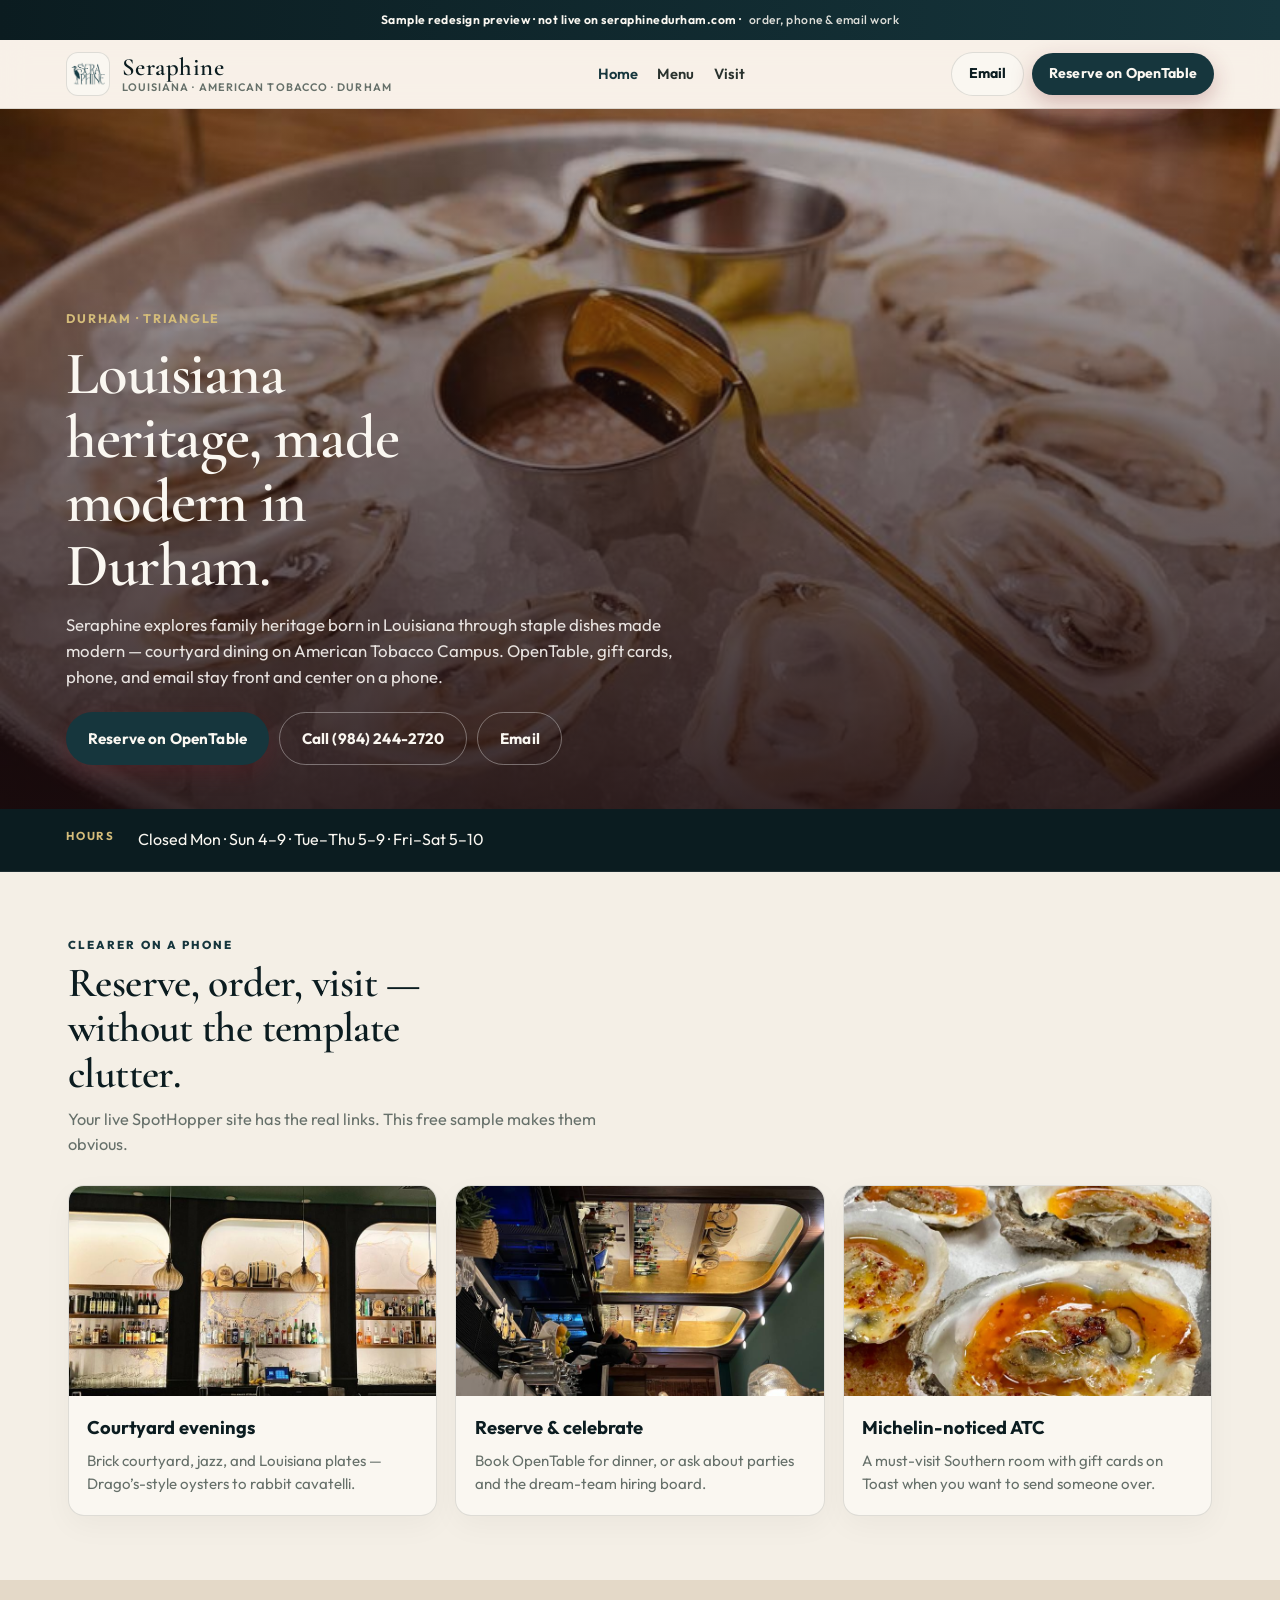
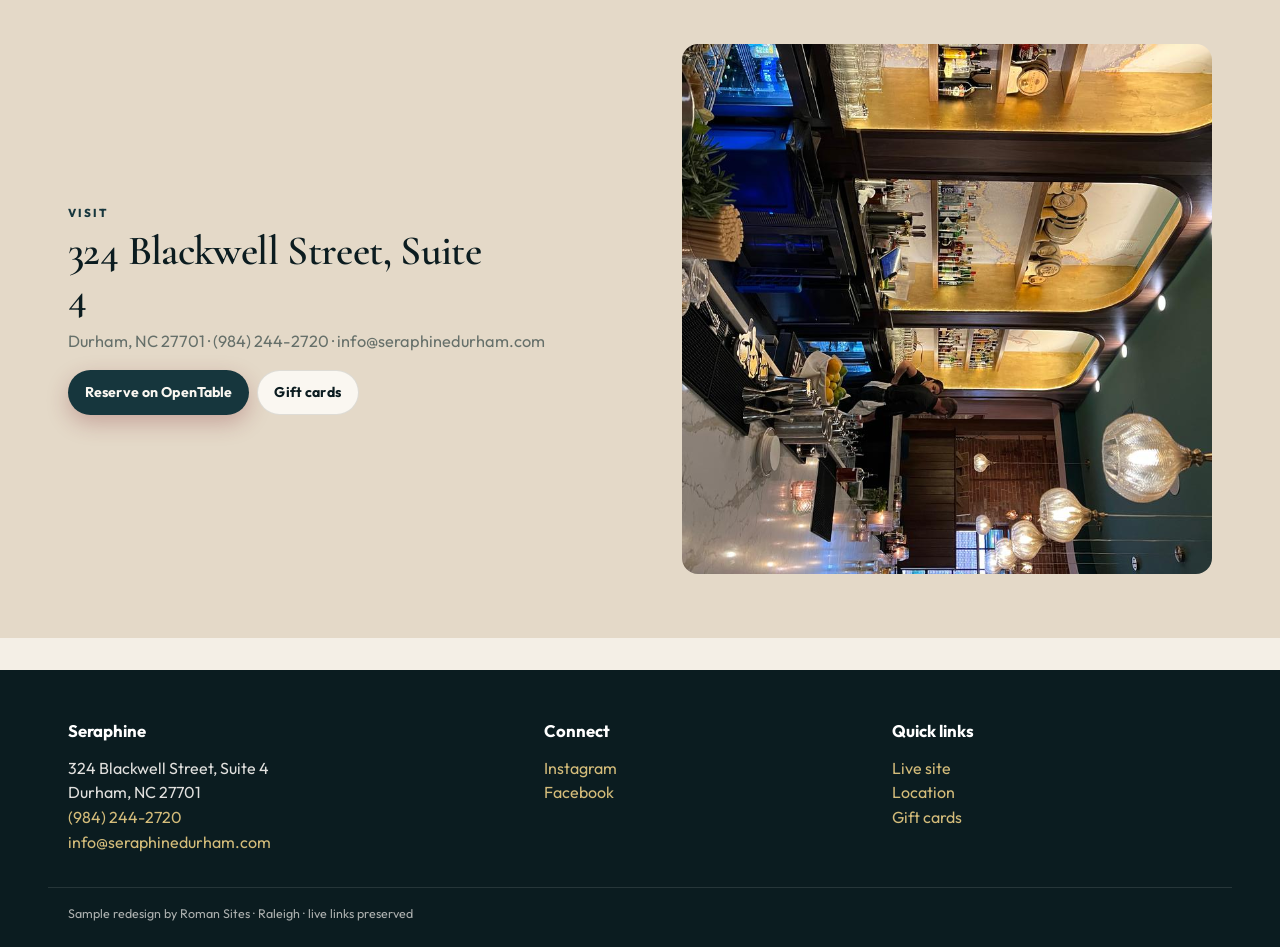
<file: index.html>
<!DOCTYPE html>
<html lang="en">
<head>
  <meta charset="utf-8" />
  <meta name="viewport" content="width=device-width, initial-scale=1" />
  <title>Seraphine · Louisiana · American Tobacco · Durham</title>
  <meta name="description" content="Seraphine — Louisiana · American Tobacco · Durham. Sample redesign preview by Roman Sites." />
  <link rel="icon" href="assets/logo.png" type="image/png" />
  <link rel="preconnect" href="https://fonts.googleapis.com" />
  <link rel="preconnect" href="https://fonts.gstatic.com" crossorigin />
  <link href="https://fonts.googleapis.com/css2?family=Cormorant+Garamond:wght@500;600;700&family=Outfit:wght@400;500;600;700&display=swap" rel="stylesheet" />
  <link rel="stylesheet" href="assets/styles.css" />
  <style>:root { --wine:#16363d;--wine-deep:#0b1c20;--wine-soft:#2a5a64;--burgundy:#8b3a2a;--cream:#f4efe6;--paper:#faf7f1;--sand:#e4d9c8;--ink:#121816;--ink-soft:#2a322e;--muted:#66706a;--gold:#c4a35a;--gold-soft:#d4bc7a;--white:#faf7f1;--border:rgba(18,24,22,.12);--font-display:"Cormorant Garamond",Georgia,serif;--font-body:"Outfit",system-ui,sans-serif; } .brand-name { letter-spacing: .02em; }</style>
</head>
<body>
  <div class="preview-banner" role="status">Sample redesign preview · not live on seraphinedurham.com · <span>order, phone &amp; email work</span></div>
  <header class="site-header">
    <div class="nav-inner">
      <a class="brand" href="index.html">
        <img class="brand-mark" src="assets/logo.png" alt="Seraphine" width="44" height="44" />
        <span class="brand-text"><span class="brand-name">Seraphine</span><span class="brand-tag">Louisiana · American Tobacco · Durham</span></span>
      </a>
      <nav class="nav-links" aria-label="Primary"><a href="index.html" aria-current="page">Home</a><a href="menu.html">Menu</a><a href="visit.html">Visit</a></nav>
      <div class="nav-ctas">
        <a class="btn btn-secondary" href="mailto:info@seraphinedurham.com">Email</a>
        <a class="btn btn-primary" href="https://www.opentable.com/r/seraphine-durham" target="_blank" rel="noopener">Reserve on OpenTable</a>
        <button class="nav-toggle" type="button" data-nav-toggle aria-expanded="false" aria-controls="mobile-nav" aria-label="Open menu"><span></span></button>
      </div>
    </div>
    <div class="mobile-panel" id="mobile-nav" data-mobile-panel>
      <a href="index.html">Home</a><a href="menu.html">Menu</a><a href="visit.html">Visit</a>
      <a href="https://www.opentable.com/r/seraphine-durham" target="_blank" rel="noopener">Reserve on OpenTable</a>
      <a href="tel:+19842442720">Call (984) 244-2720</a>
      <a href="mailto:info@seraphinedurham.com">info@seraphinedurham.com</a>
      <div class="mobile-ctas"><a class="btn btn-primary" href="https://www.opentable.com/r/seraphine-durham" target="_blank" rel="noopener">Reserve on OpenTable</a></div>
    </div>
  </header>
<main>
  <section class="hero">
    <div class="hero-media" aria-hidden="true"><img src="assets/photo-01.jpg" alt="" width="1600" height="1000" fetchpriority="high" /></div>
    <div class="hero-shade" aria-hidden="true"></div>
    <div class="hero-content">
      <p class="eyebrow">Durham · Triangle</p>
      <h1>Louisiana heritage, made modern in Durham.</h1>
      <p class="hero-lead">Seraphine explores family heritage born in Louisiana through staple dishes made modern — courtyard dining on American Tobacco Campus. OpenTable, gift cards, phone, and email stay front and center on a phone.</p>
      <div class="hero-actions">
        <a class="btn btn-primary btn-lg" href="https://www.opentable.com/r/seraphine-durham" target="_blank" rel="noopener">Reserve on OpenTable</a>
        <a class="btn btn-ghost btn-lg btn-on-dark" href="tel:+19842442720">Call (984) 244-2720</a>
        <a class="btn btn-ghost btn-lg btn-on-dark" href="mailto:info@seraphinedurham.com">Email</a>
      </div>
    </div>
  </section>
  <aside class="hours-strip" aria-label="Hours"><div class="hours-strip-inner"><div class="hours-label">Hours</div><div>Closed Mon · Sun 4–9 · Tue–Thu 5–9 · Fri–Sat 5–10</div></div></aside>
  <section class="section"><div class="section-inner">
    <div class="section-head"><div><p class="kicker">Clearer on a phone</p><h2>Reserve, order, visit — without the template clutter.</h2><p class="lede">Your live SpotHopper site has the real links. This free sample makes them obvious.</p></div></div>
    <div class="grid-3"><article class="card"><div class="card-media"><img src="assets/photo-02.jpg" alt="" /></div><div class="card-body"><h3>Courtyard evenings</h3><p>Brick courtyard, jazz, and Louisiana plates — Drago’s-style oysters to rabbit cavatelli.</p></div></article><article class="card"><div class="card-media"><img src="assets/photo-03.jpg" alt="" /></div><div class="card-body"><h3>Reserve & celebrate</h3><p>Book OpenTable for dinner, or ask about parties and the dream-team hiring board.</p></div></article><article class="card"><div class="card-media"><img src="assets/photo-07.jpg" alt="" /></div><div class="card-body"><h3>Michelin-noticed ATC</h3><p>A must-visit Southern room with gift cards on Toast when you want to send someone over.</p></div></article></div>
  </div></section>
  <section class="section section-alt"><div class="section-inner split">
    <div>
      <p class="kicker">Visit</p>
      <h2>324 Blackwell Street, Suite 4</h2>
      <p class="lede">Durham, NC 27701 · (984) 244-2720 · <a href="mailto:info@seraphinedurham.com">info@seraphinedurham.com</a></p>
      <div class="pill-row">
        <a class="btn btn-primary" href="https://www.opentable.com/r/seraphine-durham" target="_blank" rel="noopener">Reserve on OpenTable</a>
        <a class="btn btn-secondary" href="https://www.toasttab.com/seraphine-new-324-blackwell-street-suite-402/giftcards" target="_blank" rel="noopener">Gift cards</a>
      </div>
    </div>
    <div class="split-media"><img src="assets/photo-03.jpg" alt="Seraphine" /></div>
  </div></section>
</main>
<footer class="site-footer">
  <div class="section-inner footer-grid">
    <div><h3>Seraphine</h3><p>324 Blackwell Street, Suite 4<br>Durham, NC 27701</p><p><a href="tel:+19842442720">(984) 244-2720</a><br><a href="mailto:info@seraphinedurham.com">info@seraphinedurham.com</a></p></div>
    <div><h3>Connect</h3><p><a href="https://www.instagram.com/seraphinedurham" target="_blank" rel="noopener">Instagram</a><br><a href="https://www.facebook.com/104550975416187" target="_blank" rel="noopener">Facebook</a></p></div>
    <div><h3>Quick links</h3><p><a href="https://www.seraphinedurham.com/" target="_blank" rel="noopener">Live site</a><br><a href="visit.html">Location</a><br><a href="https://www.toasttab.com/seraphine-new-324-blackwell-street-suite-402/giftcards" target="_blank" rel="noopener">Gift cards</a></p></div>
  </div>
  <div class="section-inner footer-note">Sample redesign by Roman Sites · Raleigh · live links preserved</div>
</footer>
<script src="assets/site.js"></script>
</body></html>
</file>
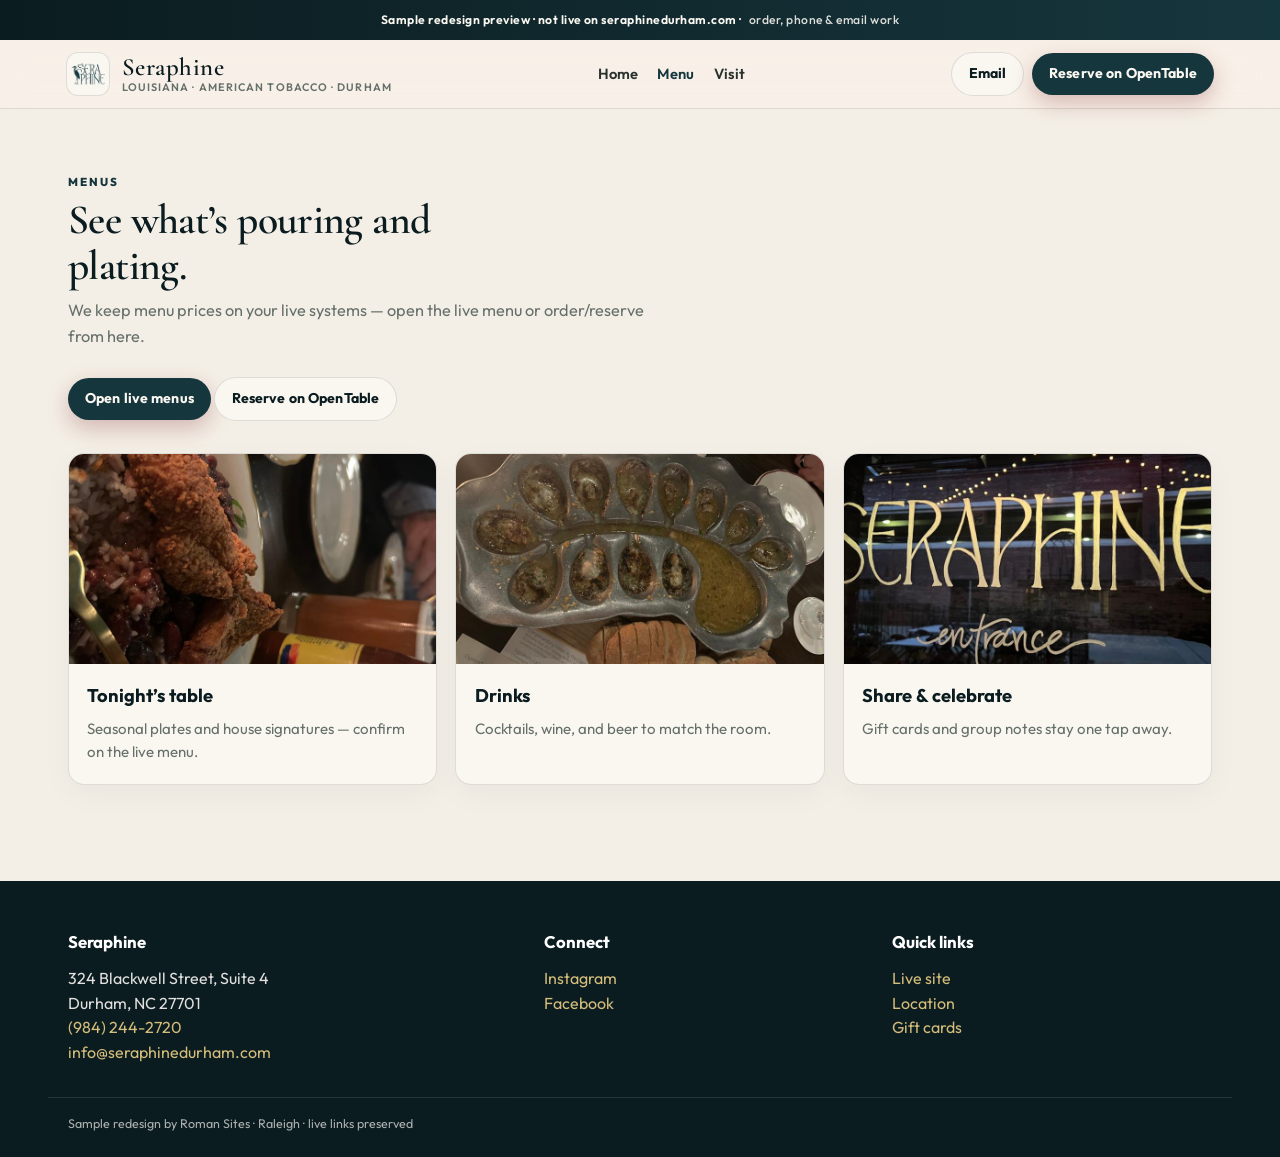
<file: menu.html>
<!DOCTYPE html>
<html lang="en">
<head>
  <meta charset="utf-8" />
  <meta name="viewport" content="width=device-width, initial-scale=1" />
  <title>Menus · Seraphine</title>
  <meta name="description" content="Seraphine — Louisiana · American Tobacco · Durham. Sample redesign preview by Roman Sites." />
  <link rel="icon" href="assets/logo.png" type="image/png" />
  <link rel="preconnect" href="https://fonts.googleapis.com" />
  <link rel="preconnect" href="https://fonts.gstatic.com" crossorigin />
  <link href="https://fonts.googleapis.com/css2?family=Cormorant+Garamond:wght@500;600;700&family=Outfit:wght@400;500;600;700&display=swap" rel="stylesheet" />
  <link rel="stylesheet" href="assets/styles.css" />
  <style>:root { --wine:#16363d;--wine-deep:#0b1c20;--wine-soft:#2a5a64;--burgundy:#8b3a2a;--cream:#f4efe6;--paper:#faf7f1;--sand:#e4d9c8;--ink:#121816;--ink-soft:#2a322e;--muted:#66706a;--gold:#c4a35a;--gold-soft:#d4bc7a;--white:#faf7f1;--border:rgba(18,24,22,.12);--font-display:"Cormorant Garamond",Georgia,serif;--font-body:"Outfit",system-ui,sans-serif; } .brand-name { letter-spacing: .02em; }</style>
</head>
<body>
  <div class="preview-banner" role="status">Sample redesign preview · not live on seraphinedurham.com · <span>order, phone &amp; email work</span></div>
  <header class="site-header">
    <div class="nav-inner">
      <a class="brand" href="index.html">
        <img class="brand-mark" src="assets/logo.png" alt="Seraphine" width="44" height="44" />
        <span class="brand-text"><span class="brand-name">Seraphine</span><span class="brand-tag">Louisiana · American Tobacco · Durham</span></span>
      </a>
      <nav class="nav-links" aria-label="Primary"><a href="index.html">Home</a><a href="menu.html" aria-current="page">Menu</a><a href="visit.html">Visit</a></nav>
      <div class="nav-ctas">
        <a class="btn btn-secondary" href="mailto:info@seraphinedurham.com">Email</a>
        <a class="btn btn-primary" href="https://www.opentable.com/r/seraphine-durham" target="_blank" rel="noopener">Reserve on OpenTable</a>
        <button class="nav-toggle" type="button" data-nav-toggle aria-expanded="false" aria-controls="mobile-nav" aria-label="Open menu"><span></span></button>
      </div>
    </div>
    <div class="mobile-panel" id="mobile-nav" data-mobile-panel>
      <a href="index.html">Home</a><a href="menu.html">Menu</a><a href="visit.html">Visit</a>
      <a href="https://www.opentable.com/r/seraphine-durham" target="_blank" rel="noopener">Reserve on OpenTable</a>
      <a href="tel:+19842442720">Call (984) 244-2720</a>
      <a href="mailto:info@seraphinedurham.com">info@seraphinedurham.com</a>
      <div class="mobile-ctas"><a class="btn btn-primary" href="https://www.opentable.com/r/seraphine-durham" target="_blank" rel="noopener">Reserve on OpenTable</a></div>
    </div>
  </header>
<main class="section"><div class="section-inner">
  <div class="section-head"><div><p class="kicker">Menus</p><h2>See what’s pouring and plating.</h2><p class="lede">We keep menu prices on your live systems — open the live menu or order/reserve from here.</p></div></div>
  <p style="margin:1rem 0 2rem"><a class="btn btn-primary" href="https://www.seraphinedurham.com/" target="_blank" rel="noopener">Open live menus</a>
  <a class="btn btn-secondary" href="https://www.opentable.com/r/seraphine-durham" target="_blank" rel="noopener">Reserve on OpenTable</a></p>
  <div class="grid-3">
    <article class="card"><div class="card-media"><img src="assets/photo-04.jpg" alt="" /></div><div class="card-body"><h3>Tonight’s table</h3><p>Seasonal plates and house signatures — confirm on the live menu.</p></div></article>
    <article class="card"><div class="card-media"><img src="assets/photo-05.jpg" alt="" /></div><div class="card-body"><h3>Drinks</h3><p>Cocktails, wine, and beer to match the room.</p></div></article>
    <article class="card"><div class="card-media"><img src="assets/photo-06.jpg" alt="" /></div><div class="card-body"><h3>Share &amp; celebrate</h3><p>Gift cards and group notes stay one tap away.</p></div></article>
  </div>
</div></main>
<footer class="site-footer">
  <div class="section-inner footer-grid">
    <div><h3>Seraphine</h3><p>324 Blackwell Street, Suite 4<br>Durham, NC 27701</p><p><a href="tel:+19842442720">(984) 244-2720</a><br><a href="mailto:info@seraphinedurham.com">info@seraphinedurham.com</a></p></div>
    <div><h3>Connect</h3><p><a href="https://www.instagram.com/seraphinedurham" target="_blank" rel="noopener">Instagram</a><br><a href="https://www.facebook.com/104550975416187" target="_blank" rel="noopener">Facebook</a></p></div>
    <div><h3>Quick links</h3><p><a href="https://www.seraphinedurham.com/" target="_blank" rel="noopener">Live site</a><br><a href="visit.html">Location</a><br><a href="https://www.toasttab.com/seraphine-new-324-blackwell-street-suite-402/giftcards" target="_blank" rel="noopener">Gift cards</a></p></div>
  </div>
  <div class="section-inner footer-note">Sample redesign by Roman Sites · Raleigh · live links preserved</div>
</footer>
<script src="assets/site.js"></script>
</body></html>
</file>
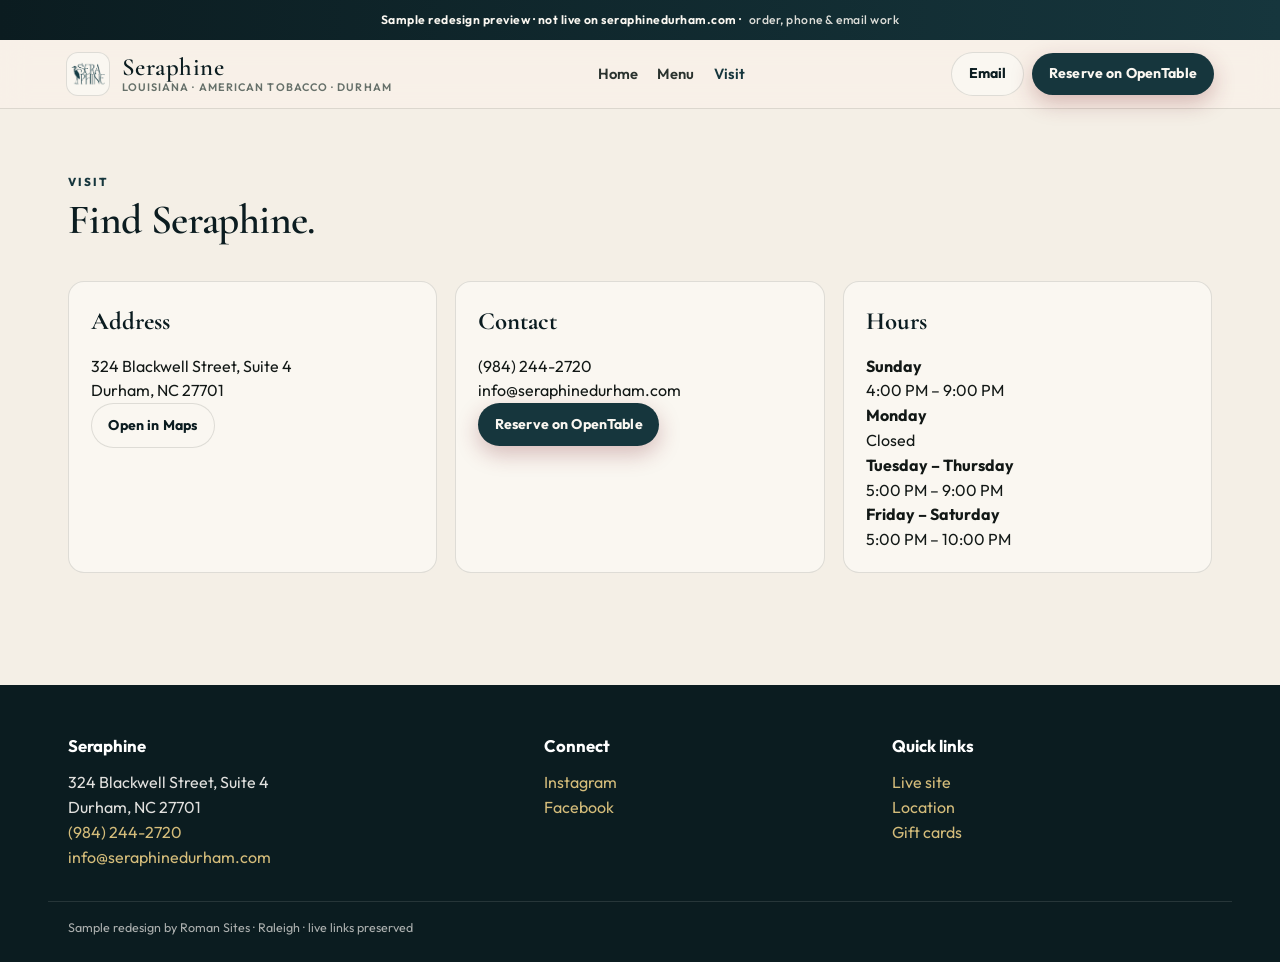
<file: visit.html>
<!DOCTYPE html>
<html lang="en">
<head>
  <meta charset="utf-8" />
  <meta name="viewport" content="width=device-width, initial-scale=1" />
  <title>Visit · Seraphine</title>
  <meta name="description" content="Seraphine — Louisiana · American Tobacco · Durham. Sample redesign preview by Roman Sites." />
  <link rel="icon" href="assets/logo.png" type="image/png" />
  <link rel="preconnect" href="https://fonts.googleapis.com" />
  <link rel="preconnect" href="https://fonts.gstatic.com" crossorigin />
  <link href="https://fonts.googleapis.com/css2?family=Cormorant+Garamond:wght@500;600;700&family=Outfit:wght@400;500;600;700&display=swap" rel="stylesheet" />
  <link rel="stylesheet" href="assets/styles.css" />
  <style>:root { --wine:#16363d;--wine-deep:#0b1c20;--wine-soft:#2a5a64;--burgundy:#8b3a2a;--cream:#f4efe6;--paper:#faf7f1;--sand:#e4d9c8;--ink:#121816;--ink-soft:#2a322e;--muted:#66706a;--gold:#c4a35a;--gold-soft:#d4bc7a;--white:#faf7f1;--border:rgba(18,24,22,.12);--font-display:"Cormorant Garamond",Georgia,serif;--font-body:"Outfit",system-ui,sans-serif; } .brand-name { letter-spacing: .02em; }</style>
</head>
<body>
  <div class="preview-banner" role="status">Sample redesign preview · not live on seraphinedurham.com · <span>order, phone &amp; email work</span></div>
  <header class="site-header">
    <div class="nav-inner">
      <a class="brand" href="index.html">
        <img class="brand-mark" src="assets/logo.png" alt="Seraphine" width="44" height="44" />
        <span class="brand-text"><span class="brand-name">Seraphine</span><span class="brand-tag">Louisiana · American Tobacco · Durham</span></span>
      </a>
      <nav class="nav-links" aria-label="Primary"><a href="index.html">Home</a><a href="menu.html">Menu</a><a href="visit.html" aria-current="page">Visit</a></nav>
      <div class="nav-ctas">
        <a class="btn btn-secondary" href="mailto:info@seraphinedurham.com">Email</a>
        <a class="btn btn-primary" href="https://www.opentable.com/r/seraphine-durham" target="_blank" rel="noopener">Reserve on OpenTable</a>
        <button class="nav-toggle" type="button" data-nav-toggle aria-expanded="false" aria-controls="mobile-nav" aria-label="Open menu"><span></span></button>
      </div>
    </div>
    <div class="mobile-panel" id="mobile-nav" data-mobile-panel>
      <a href="index.html">Home</a><a href="menu.html">Menu</a><a href="visit.html">Visit</a>
      <a href="https://www.opentable.com/r/seraphine-durham" target="_blank" rel="noopener">Reserve on OpenTable</a>
      <a href="tel:+19842442720">Call (984) 244-2720</a>
      <a href="mailto:info@seraphinedurham.com">info@seraphinedurham.com</a>
      <div class="mobile-ctas"><a class="btn btn-primary" href="https://www.opentable.com/r/seraphine-durham" target="_blank" rel="noopener">Reserve on OpenTable</a></div>
    </div>
  </header>
<main class="section"><div class="section-inner">
  <div class="section-head"><div><p class="kicker">Visit</p><h2>Find Seraphine.</h2></div></div>
  <div class="grid-3">
    <div class="menu-block"><h3>Address</h3><p>324 Blackwell Street, Suite 4<br>Durham, NC 27701</p>
      <p><a class="btn btn-secondary" href="https://maps.google.com/?q=324+Blackwell+Street,+Suite+4+Durham,+NC+27701" target="_blank" rel="noopener">Open in Maps</a></p></div>
    <div class="menu-block"><h3>Contact</h3><p><a href="tel:+19842442720">(984) 244-2720</a><br><a href="mailto:info@seraphinedurham.com">info@seraphinedurham.com</a></p>
      <p><a class="btn btn-primary" href="https://www.opentable.com/r/seraphine-durham" target="_blank" rel="noopener">Reserve on OpenTable</a></p></div>
    <div class="menu-block"><h3>Hours</h3><p><strong>Sunday</strong><br>4:00 PM – 9:00 PM</p><p><strong>Monday</strong><br>Closed</p><p><strong>Tuesday – Thursday</strong><br>5:00 PM – 9:00 PM</p><p><strong>Friday – Saturday</strong><br>5:00 PM – 10:00 PM</p></div>
  </div>
</div></main>
<footer class="site-footer">
  <div class="section-inner footer-grid">
    <div><h3>Seraphine</h3><p>324 Blackwell Street, Suite 4<br>Durham, NC 27701</p><p><a href="tel:+19842442720">(984) 244-2720</a><br><a href="mailto:info@seraphinedurham.com">info@seraphinedurham.com</a></p></div>
    <div><h3>Connect</h3><p><a href="https://www.instagram.com/seraphinedurham" target="_blank" rel="noopener">Instagram</a><br><a href="https://www.facebook.com/104550975416187" target="_blank" rel="noopener">Facebook</a></p></div>
    <div><h3>Quick links</h3><p><a href="https://www.seraphinedurham.com/" target="_blank" rel="noopener">Live site</a><br><a href="visit.html">Location</a><br><a href="https://www.toasttab.com/seraphine-new-324-blackwell-street-suite-402/giftcards" target="_blank" rel="noopener">Gift cards</a></p></div>
  </div>
  <div class="section-inner footer-note">Sample redesign by Roman Sites · Raleigh · live links preserved</div>
</footer>
<script src="assets/site.js"></script>
</body></html>
</file>
<file: assets/styles.css>
/* Vin Rouge — Durham French bistro preview */
:root {
  --wine: #7a1f2b;
  --wine-deep: #4a1018;
  --wine-soft: #9a3340;
  --burgundy: #5c1520;
  --cream: #f8f1e8;
  --paper: #fffaf4;
  --sand: #ebe0d2;
  --ink: #1c1412;
  --ink-soft: #3a2e2a;
  --muted: #6e5f56;
  --gold: #c4a35a;
  --gold-soft: #d4bc7a;
  --white: #fffcf8;
  --border: rgba(28, 20, 18, 0.12);
  --banner-h: 2.5rem;
  --nav-h: 4.25rem;
  --max: 74rem;
  --radius: 16px;
  --font-display: "Cormorant Garamond", "Iowan Old Style", Georgia, serif;
  --font-body: "DM Sans", "Avenir Next", "Segoe UI", system-ui, sans-serif;
  --ease: cubic-bezier(0.22, 1, 0.36, 1);
  --shadow: 0 22px 55px rgba(74, 16, 24, 0.22);
}
*, *::before, *::after { box-sizing: border-box; margin: 0; padding: 0; }
html { scroll-behavior: smooth; }
body {
  font-family: var(--font-body);
  color: var(--ink);
  background: var(--cream);
  line-height: 1.55;
  -webkit-font-smoothing: antialiased;
}
img { max-width: 100%; display: block; }
a { color: inherit; text-decoration: none; }
ul { list-style: none; }
button { font: inherit; border: 0; background: none; cursor: pointer; color: inherit; }

.preview-banner {
  position: sticky; top: 0; z-index: 1000;
  min-height: var(--banner-h);
  display: flex; align-items: center; justify-content: center; gap: .45rem;
  padding: .5rem 1rem;
  background: linear-gradient(90deg, var(--wine-deep), var(--wine));
  color: var(--white);
  font-size: .76rem; font-weight: 650; letter-spacing: .04em; text-align: center;
}
.preview-banner span { opacity: .88; font-weight: 500; }

.site-header {
  position: sticky; top: var(--banner-h); z-index: 900;
  background: rgba(248, 241, 232, 0.94);
  backdrop-filter: blur(14px); -webkit-backdrop-filter: blur(14px);
  border-bottom: 1px solid var(--border);
}
.nav-inner {
  max-width: var(--max); margin: 0 auto; height: var(--nav-h);
  padding: 0 1.15rem; display: flex; align-items: center; justify-content: space-between; gap: 1rem;
}
.brand { display: flex; align-items: center; gap: .7rem; min-width: 0; }
.brand-mark {
  width: 44px; height: 44px; border-radius: 12px;
  object-fit: contain; background: var(--paper); padding: 4px;
  border: 1px solid var(--border);
}
.brand-text { display: flex; flex-direction: column; line-height: 1.1; }
.brand-name { font-family: var(--font-display); font-size: 1.55rem; color: var(--wine-deep); font-weight: 600; letter-spacing: -.01em; }
.brand-tag { font-size: .68rem; color: var(--muted); font-weight: 600; letter-spacing: .1em; text-transform: uppercase; }
.nav-links { display: none; gap: 1.2rem; align-items: center; font-size: .92rem; font-weight: 600; }
.nav-links a { color: var(--ink-soft); }
.nav-links a:hover, .nav-links a[aria-current="page"] { color: var(--wine); }
.nav-ctas { display: flex; align-items: center; gap: .5rem; }
.nav-toggle {
  width: 42px; height: 42px; display: inline-flex; align-items: center; justify-content: center;
  border-radius: 10px; border: 1px solid var(--border); background: var(--paper);
}
.nav-toggle span, .nav-toggle span::before, .nav-toggle span::after {
  display: block; width: 18px; height: 2px; background: var(--ink); position: relative; border-radius: 2px;
}
.nav-toggle span::before, .nav-toggle span::after { content: ""; position: absolute; left: 0; }
.nav-toggle span::before { top: -6px; }
.nav-toggle span::after { top: 6px; }
.mobile-panel {
  display: none; flex-direction: column; gap: .85rem;
  padding: 1rem 1.15rem 1.25rem; border-top: 1px solid var(--border);
  background: var(--paper);
}
.mobile-panel.open { display: flex; }
.mobile-panel a { font-weight: 600; color: var(--ink-soft); }
.mobile-ctas { display: flex; gap: .55rem; margin-top: .35rem; flex-wrap: wrap; }

.btn {
  display: inline-flex; align-items: center; justify-content: center;
  gap: .4rem; padding: .65rem 1.05rem; border-radius: 999px;
  font-weight: 700; font-size: .88rem; letter-spacing: .01em;
  transition: transform .2s var(--ease), background .2s, color .2s, box-shadow .2s;
  white-space: nowrap;
}
.btn:hover { transform: translateY(-1px); }
.btn-primary { background: var(--wine); color: var(--white); box-shadow: 0 8px 22px rgba(122, 31, 43, 0.28); }
.btn-primary:hover { background: var(--wine-deep); }
.btn-secondary { background: var(--paper); color: var(--wine-deep); border: 1px solid var(--border); }
.btn-secondary:hover { border-color: var(--wine-soft); }
.btn-ghost { background: transparent; color: var(--ink-soft); border: 1px solid var(--border); }
.btn-on-dark { color: var(--white); border-color: rgba(255,255,255,.35); }
.btn-on-dark:hover { background: rgba(255,255,255,.1); }
.btn-lg { padding: .85rem 1.35rem; font-size: .95rem; }

.hero {
  position: relative; min-height: min(78vh, 640px);
  display: flex; align-items: flex-end; overflow: hidden;
  color: var(--white);
}
.hero-media { position: absolute; inset: 0; }
.hero-media img { width: 100%; height: 100%; object-fit: cover; }
.hero-shade {
  position: absolute; inset: 0;
  background: linear-gradient(180deg, rgba(28,12,14,.25) 0%, rgba(28,12,14,.55) 45%, rgba(28,12,14,.88) 100%);
}
.hero-content {
  position: relative; z-index: 2;
  max-width: var(--max); width: 100%; margin: 0 auto;
  padding: 3.5rem 1.15rem 2.75rem;
}
.eyebrow {
  font-size: .78rem; font-weight: 700; letter-spacing: .14em; text-transform: uppercase;
  color: var(--gold-soft); margin-bottom: .85rem;
}
.hero h1 {
  font-family: var(--font-display); font-weight: 600;
  font-size: clamp(2.4rem, 6vw, 3.8rem); line-height: 1.05;
  letter-spacing: -.02em; max-width: 14ch; margin-bottom: .9rem;
}
.hero-lead { max-width: 38rem; font-size: 1.05rem; color: rgba(255,252,248,.88); margin-bottom: 1.4rem; }
.hero-actions { display: flex; flex-wrap: wrap; gap: .65rem; }

.hours-strip {
  background: var(--wine-deep); color: var(--white);
  border-bottom: 1px solid rgba(255,255,255,.08);
}
.hours-strip-inner {
  max-width: var(--max); margin: 0 auto; padding: 1.15rem 1.15rem;
  display: grid; gap: .85rem;
}
.hours-label {
  font-size: .72rem; font-weight: 700; letter-spacing: .14em; text-transform: uppercase;
  color: var(--gold-soft);
}
.hours-grid { display: grid; gap: .35rem; font-size: .95rem; }
.hours-grid strong { font-weight: 700; margin-right: .45rem; }
.hours-note { margin-top: .55rem; font-size: .88rem; color: rgba(255,252,248,.78); }
.hours-note a { color: var(--gold-soft); text-decoration: underline; text-underline-offset: 2px; }

.section { padding: 3.25rem 0; }
.section-inner { max-width: var(--max); margin: 0 auto; padding: 0 1.15rem; }
.section-kicker {
  font-size: .72rem; font-weight: 700; letter-spacing: .14em; text-transform: uppercase;
  color: var(--wine); margin-bottom: .55rem;
}
.section h2 {
  font-family: var(--font-display); font-weight: 600;
  font-size: clamp(1.75rem, 3.5vw, 2.45rem); line-height: 1.15;
  letter-spacing: -.015em; max-width: 22ch; margin-bottom: .75rem;
}
.section-lead { max-width: 40rem; color: var(--ink-soft); margin-bottom: 1.6rem; font-size: 1.02rem; }

.photo-mosaic { display: grid; gap: .85rem; grid-template-columns: 1fr; }
.tile {
  position: relative; border-radius: var(--radius); overflow: hidden;
  background: var(--sand); min-height: 220px; box-shadow: var(--shadow);
}
.tile img { width: 100%; height: 100%; object-fit: cover; min-height: 220px; }
.tile.tall { min-height: 320px; }
.tile.tall img { min-height: 320px; }
.tile-caption {
  position: absolute; left: .9rem; bottom: .85rem;
  padding: .35rem .7rem; border-radius: 999px;
  background: rgba(28, 20, 18, .72); color: var(--white);
  font-size: .75rem; font-weight: 650; letter-spacing: .04em;
}

.feature-grid { display: grid; gap: 1rem; grid-template-columns: 1fr; }
.feature-card {
  background: var(--paper); border: 1px solid var(--border);
  border-radius: var(--radius); overflow: hidden;
  box-shadow: 0 10px 30px rgba(28, 20, 18, 0.06);
}
.feature-card img { width: 100%; height: 200px; object-fit: cover; }
.feature-card .pad { padding: 1.15rem 1.2rem 1.35rem; }
.feature-card h3 {
  font-family: var(--font-display); font-size: 1.45rem; font-weight: 600;
  color: var(--wine-deep); margin-bottom: .4rem;
}
.feature-card p { color: var(--ink-soft); font-size: .95rem; }

.press-row { display: flex; flex-wrap: wrap; gap: .55rem; }
.press-chip {
  display: inline-flex; align-items: center;
  padding: .45rem .85rem; border-radius: 999px;
  background: var(--paper); border: 1px solid var(--border);
  font-size: .8rem; font-weight: 700; letter-spacing: .04em;
  color: var(--ink-soft); text-transform: uppercase;
}

.cta-band {
  background: linear-gradient(135deg, var(--wine-deep), var(--burgundy) 55%, var(--wine));
  color: var(--white); margin-top: .5rem;
}
.cta-band-inner {
  max-width: var(--max); margin: 0 auto; padding: 2.75rem 1.15rem;
  display: grid; gap: 1.25rem; align-items: center;
}
.cta-band h2 {
  font-family: var(--font-display); font-weight: 600;
  font-size: clamp(1.7rem, 3vw, 2.3rem); line-height: 1.15; margin-bottom: .45rem;
}
.cta-band p { color: rgba(255,252,248,.82); max-width: 34rem; }
.cta-actions { display: flex; flex-wrap: wrap; gap: .65rem; }

.site-footer {
  background: #140c0e; color: rgba(255,252,248,.78);
  padding: 2.5rem 0 2rem;
}
.footer-inner {
  max-width: var(--max); margin: 0 auto; padding: 0 1.15rem;
  display: grid; gap: 1.5rem;
}
.footer-brand .name {
  font-family: var(--font-display); font-size: 1.5rem; font-weight: 600;
  color: var(--white); margin-bottom: .25rem;
}
.footer-brand p { font-size: .9rem; max-width: 28rem; }
.footer-links { display: flex; flex-wrap: wrap; gap: .85rem 1.25rem; font-weight: 600; font-size: .9rem; }
.footer-links a:hover { color: var(--gold-soft); }
.footer-meta {
  padding-top: 1.25rem; border-top: 1px solid rgba(255,255,255,.1);
  font-size: .8rem; color: rgba(255,252,248,.55);
  display: flex; flex-wrap: wrap; gap: .5rem 1rem; justify-content: space-between;
}

.page-hero {
  padding: 2.5rem 0 1.5rem;
  background: linear-gradient(180deg, var(--sand), var(--cream));
  border-bottom: 1px solid var(--border);
}
.page-hero-inner { max-width: var(--max); margin: 0 auto; padding: 0 1.15rem; }
.page-hero h1 {
  font-family: var(--font-display); font-weight: 600;
  font-size: clamp(2rem, 4vw, 2.8rem); color: var(--wine-deep); margin-bottom: .5rem;
}
.page-hero p { color: var(--ink-soft); max-width: 38rem; }

.menu-tabs { display: flex; flex-wrap: wrap; gap: .5rem; margin: 1.5rem 0 1.25rem; }
.menu-tabs button {
  padding: .55rem 1rem; border-radius: 999px;
  border: 1px solid var(--border); background: var(--paper);
  font-weight: 700; font-size: .85rem; color: var(--ink-soft);
}
.menu-tabs button[aria-selected="true"] {
  background: var(--wine); color: var(--white); border-color: var(--wine);
}
.menu-panel { display: grid; gap: 1.5rem; }
.menu-section h3 {
  font-family: var(--font-display); font-size: 1.55rem; font-weight: 600;
  color: var(--wine-deep); margin-bottom: .85rem;
  padding-bottom: .4rem; border-bottom: 1px solid var(--border);
}
.menu-item {
  display: grid; gap: .15rem;
  padding: .7rem 0; border-bottom: 1px dashed rgba(28,20,18,.1);
}
.menu-item-top { display: flex; justify-content: space-between; gap: 1rem; align-items: baseline; }
.menu-item-name { font-weight: 700; color: var(--ink); }
.menu-item-price { font-weight: 700; color: var(--wine); white-space: nowrap; }
.menu-item-desc { font-size: .9rem; color: var(--muted); }
.menu-note {
  margin-top: 1.25rem; padding: 1rem 1.15rem;
  background: var(--paper); border: 1px solid var(--border); border-radius: 12px;
  font-size: .9rem; color: var(--ink-soft);
}
.menu-note a { color: var(--wine); font-weight: 700; text-decoration: underline; text-underline-offset: 2px; }
.pdf-row { display: flex; flex-wrap: wrap; gap: .55rem; margin-top: 1rem; }

.visit-grid { display: grid; gap: 1.25rem; grid-template-columns: 1fr; }
.info-card {
  background: var(--paper); border: 1px solid var(--border);
  border-radius: var(--radius); padding: 1.35rem 1.3rem;
}
.info-card h3 {
  font-family: var(--font-display); font-size: 1.4rem; font-weight: 600;
  color: var(--wine-deep); margin-bottom: .65rem;
}
.info-card p, .info-card li { color: var(--ink-soft); font-size: .95rem; margin-bottom: .4rem; }
.info-card a { color: var(--wine); font-weight: 650; }
.map-embed {
  border-radius: var(--radius); overflow: hidden; border: 1px solid var(--border);
  min-height: 280px; background: var(--sand);
}
.map-embed iframe { width: 100%; height: 280px; border: 0; }

@media (min-width: 720px) {
  .nav-links { display: flex; }
  .nav-toggle { display: none; }
  .hours-strip-inner { grid-template-columns: auto 1fr; align-items: start; gap: 1.5rem; }
  .hours-grid { grid-template-columns: repeat(2, minmax(0, 1fr)); gap: .45rem 1.5rem; }
  .photo-mosaic { grid-template-columns: 1.15fr 1fr; grid-template-rows: 1fr 1fr; }
  .photo-mosaic .tile.tall { grid-row: 1 / span 2; min-height: 100%; }
  .photo-mosaic .tile.tall img { min-height: 100%; height: 100%; }
  .feature-grid { grid-template-columns: repeat(3, 1fr); }
  .cta-band-inner { grid-template-columns: 1.4fr auto; }
  .footer-inner { grid-template-columns: 1.4fr 1fr; }
  .visit-grid { grid-template-columns: 1fr 1fr; }
  .menu-cols { display: grid; grid-template-columns: 1fr 1fr; gap: 1.75rem; }
}
@media (min-width: 980px) {
  .hero { min-height: min(82vh, 700px); }
}

/* --- roman wave extras --- */
.section { padding: 4rem 0; }
.section-alt { background: var(--sand); }
.section-inner { max-width: var(--max); margin: 0 auto; padding: 0 1.25rem; }
.section-head { display: flex; flex-wrap: wrap; align-items: end; justify-content: space-between; gap: 1.25rem; margin-bottom: 1.75rem; }
.kicker { font-size: .72rem; font-weight: 800; letter-spacing: .18em; text-transform: uppercase; color: var(--wine); margin: 0 0 .45rem; }
.section-head h2, .split h2 { font-family: var(--font-display); font-weight: 600; font-size: clamp(1.8rem, 3.5vw, 2.6rem); line-height: 1.1; margin: 0 0 .55rem; color: var(--wine-deep); }
.lede { max-width: 36rem; margin: 0; color: var(--muted); font-size: 1.02rem; }
.grid-3 { display: grid; gap: 1.15rem; }
@media (min-width: 800px) { .grid-3 { grid-template-columns: repeat(3, 1fr); } }
.card { background: var(--paper); border: 1px solid var(--border); border-radius: var(--radius); overflow: hidden; box-shadow: 0 10px 30px rgba(0,0,0,.04); }
.card-media img { width: 100%; height: 210px; object-fit: cover; }
.card-body { padding: 1.1rem 1.15rem 1.25rem; }
.card-body h3 { margin: 0 0 .4rem; font-size: 1.15rem; color: var(--wine-deep); }
.card-body p { margin: 0; color: var(--muted); font-size: .94rem; }
.split { display: grid; gap: 1.75rem; align-items: center; }
@media (min-width: 900px) { .split { grid-template-columns: 1.05fr .95fr; } }
.split-media { border-radius: var(--radius); overflow: hidden; }
.split-media img { width: 100%; height: 100%; min-height: 280px; object-fit: cover; }
.pill-row { display: flex; flex-wrap: wrap; gap: .45rem; margin-top: 1rem; }
.pill { display: inline-flex; padding: .35rem .7rem; border-radius: 999px; background: rgba(0,0,0,.05); font-size: .78rem; font-weight: 700; }
.gallery { display: grid; gap: .85rem; grid-template-columns: repeat(2, 1fr); }
@media (min-width: 800px) { .gallery { grid-template-columns: repeat(4, 1fr); } }
.gallery figure { margin: 0; border-radius: 14px; overflow: hidden; }
.gallery img { width: 100%; height: 200px; object-fit: cover; }
.menu-block { background: var(--paper); border: 1px solid var(--border); border-radius: var(--radius); padding: 1.25rem 1.35rem; margin-bottom: 1rem; }
.menu-block h3 { margin: 0 0 .85rem; font-family: var(--font-display); font-size: 1.55rem; color: var(--wine-deep); }
.menu-item { display: flex; justify-content: space-between; gap: 1rem; padding: .55rem 0; border-bottom: 1px dashed var(--border); }
.menu-item:last-child { border-bottom: 0; }
.menu-item strong { font-weight: 750; }
.menu-item p { margin: .2rem 0 0; color: var(--muted); font-size: .9rem; }
.hours-table { width: 100%; border-collapse: collapse; }
.hours-table td { padding: .55rem 0; border-bottom: 1px solid var(--border); vertical-align: top; }
.hours-table td:last-child { text-align: right; font-weight: 700; }
.site-footer { background: var(--wine-deep); color: rgba(255,252,248,.88); padding: 3rem 0 1.5rem; margin-top: 2rem; }
.footer-grid { display: grid; gap: 1.75rem; }
@media (min-width: 800px) { .footer-grid { grid-template-columns: 1.4fr 1fr 1fr; } }
.site-footer h3 { margin: 0 0 .7rem; color: #fff; font-size: 1.05rem; }
.site-footer a { color: var(--gold-soft); }
.footer-note { margin-top: 2rem; padding-top: 1rem; border-top: 1px solid rgba(255,252,248,.15); font-size: .78rem; opacity: .75; }
.mobile-panel.open { display: flex; }
</file>
